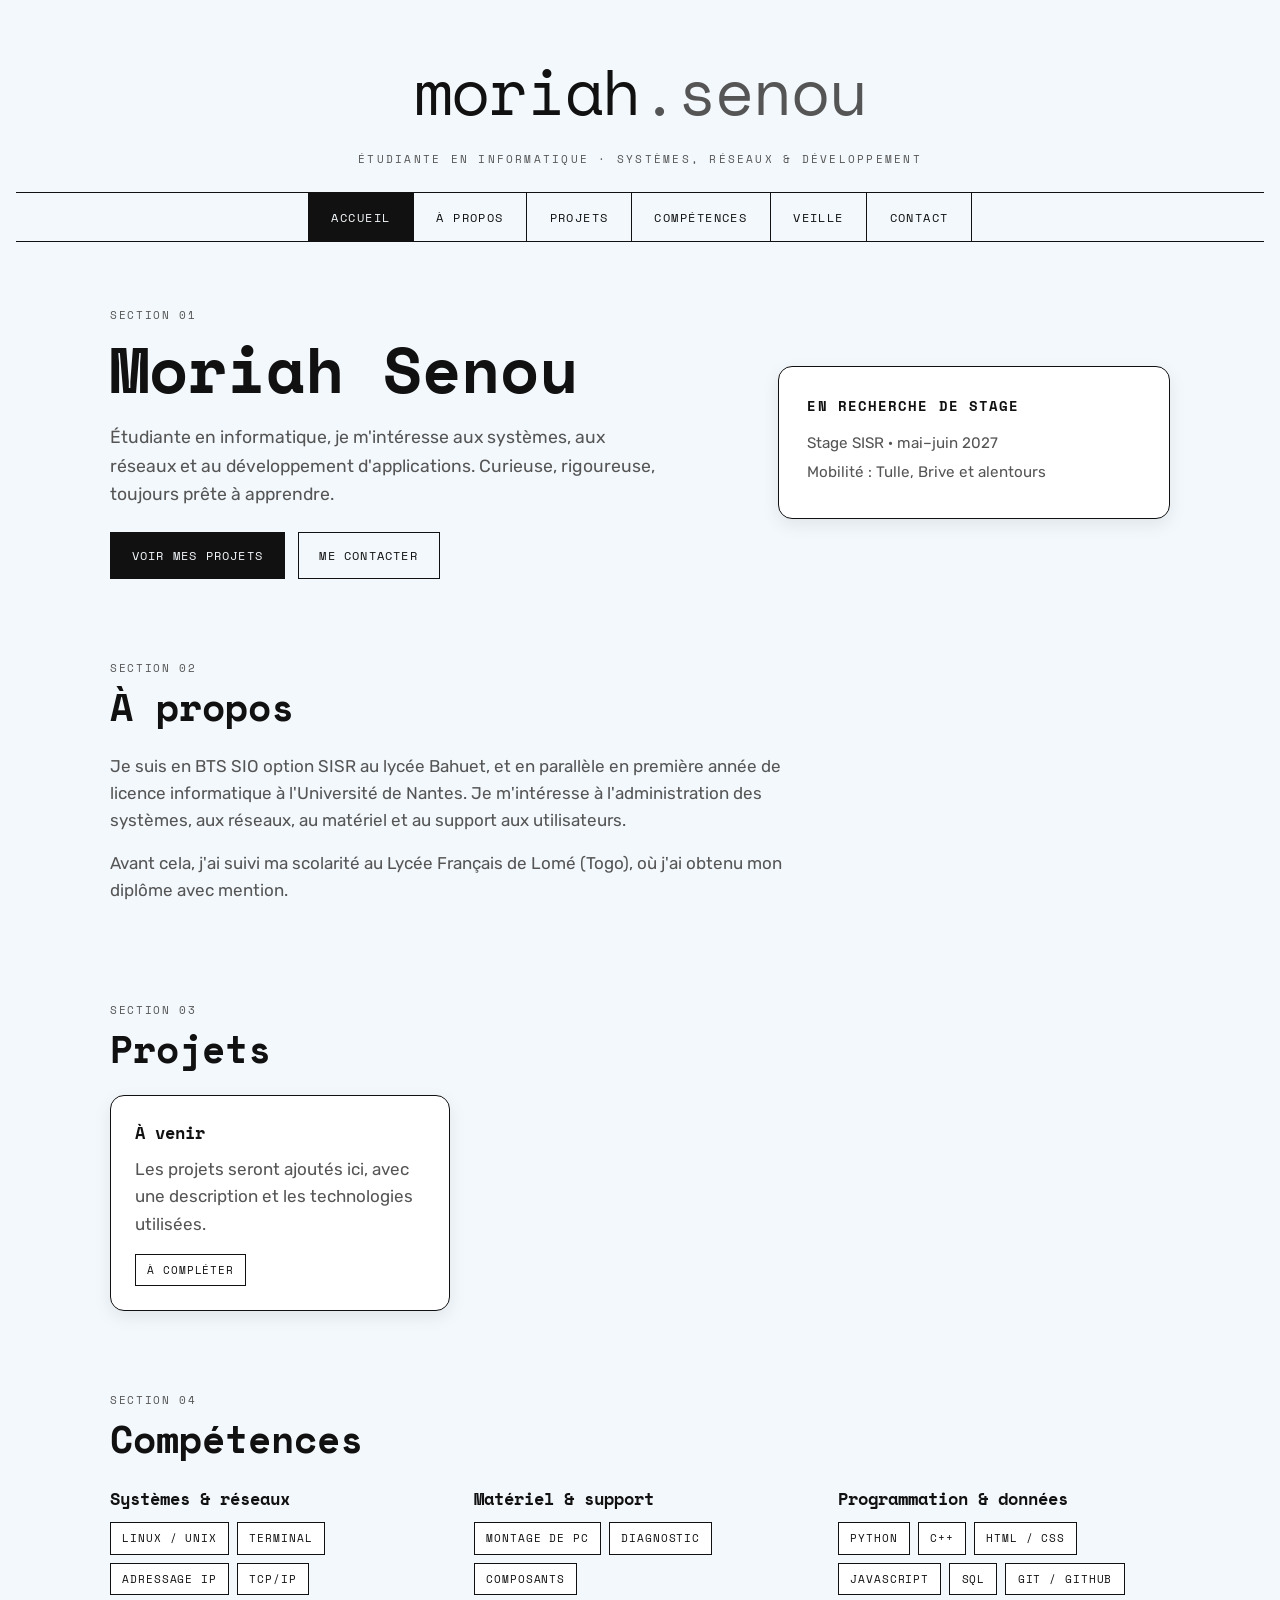
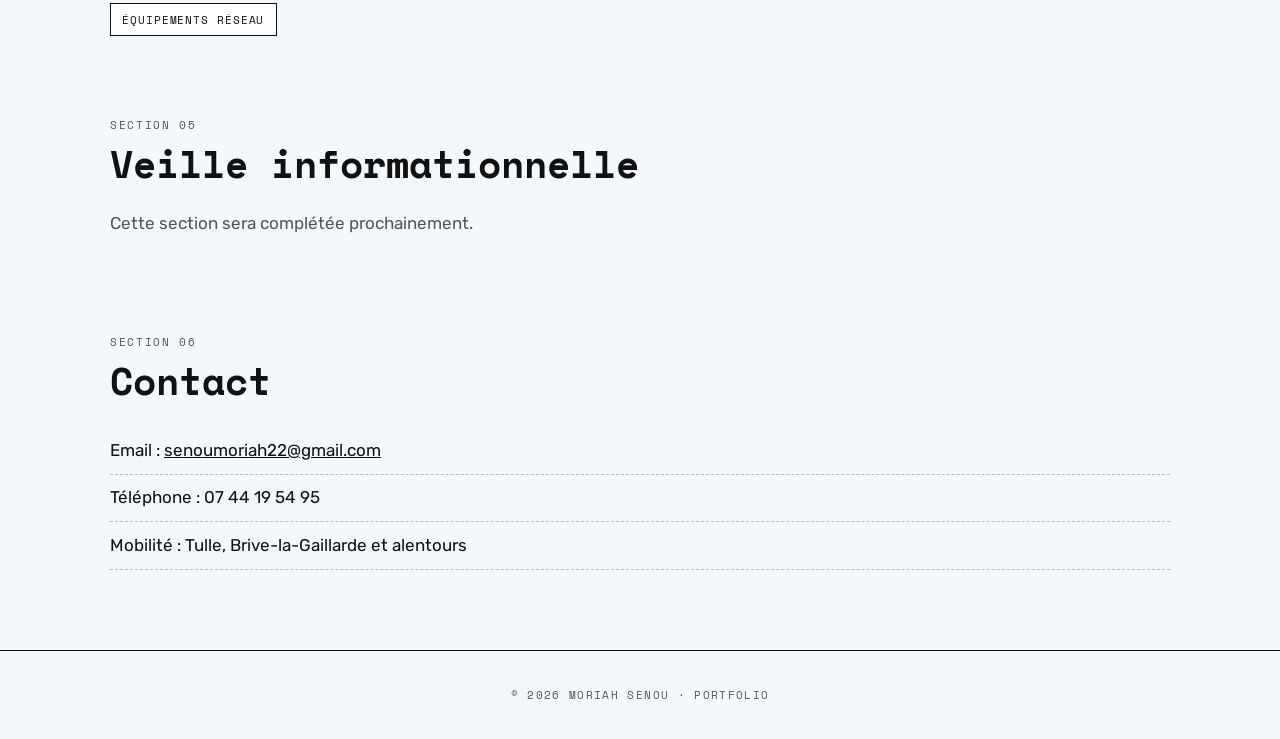
<file: index.html>
<!DOCTYPE html>
<html lang="fr">
<head>
    <meta charset="UTF-8">
    <meta name="viewport" content="width=device-width, initial-scale=1.0">
    <title>Moriah Senou — Portfolio</title>
    <link rel="preconnect" href="https://fonts.googleapis.com">
    <link rel="preconnect" href="https://fonts.gstatic.com" crossorigin>
    <link href="https://fonts.googleapis.com/css2?family=Space+Mono:wght@400;700&family=Rubik:wght@400;500;700&display=swap" rel="stylesheet">
    
    <link rel="stylesheet" href="css/style.css">
</head>
<body>

<header class="site-header">
    <p class="logo">moriah<span>.senou</span></p>
    <p class="tagline">Étudiante en informatique · systèmes, réseaux & développement</p>
    <nav class="menu">
        <a href="#accueil" class="active">Accueil</a>
        <a href="#apropos">À propos</a>
        <a href="#projets">Projets</a>
        <a href="#competences">Compétences</a>
        <a href="#veille">Veille</a>
        <a href="#contact">Contact</a>
    </nav>
</header>

<main>

    <section id="accueil" class="hero">
        <div class="hero-texte">
            <p class="eyebrow">SECTION 01</p>
            <h1>Moriah Senou</h1>
            <p class="accroche">
                Étudiante en informatique, je m'intéresse aux systèmes, aux réseaux
                et au développement d'applications. Curieuse, rigoureuse, toujours
                prête à apprendre.
            </p>
            <div class="boutons">
                <a href="#projets" class="btn btn-plein">Voir mes projets</a>
                <a href="#contact" class="btn">Me contacter</a>
            </div>
        </div>
        <div class="hero-carte">
            <p class="carte-titre">en recherche de stage</p>
            <p class="carte-texte">Stage SISR · mai–juin 2027</p>
            <p class="carte-texte">Mobilité : Tulle, Brive et alentours</p>
        </div>
    </section>

    <section id="apropos" class="section">
        <p class="eyebrow">SECTION 02</p>
        <h2>À propos</h2>
        <p class="texte">
            Je suis en BTS SIO option SISR au lycée Bahuet, et en parallèle en
            première année de licence informatique à l'Université de Nantes.
            Je m'intéresse à l'administration des systèmes, aux réseaux, au
            matériel et au support aux utilisateurs.
        </p>
        <p class="texte">
            Avant cela, j'ai suivi ma scolarité au Lycée Français de Lomé (Togo),
            où j'ai obtenu mon diplôme avec mention.
        </p>
    </section>

    <section id="projets" class="section">
        <p class="eyebrow">SECTION 03</p>
        <h2>Projets</h2>
        <div class="grille">
            <article class="carte">
                <h3>À venir</h3>
                <p class="texte">Les projets seront ajoutés ici, avec une description et les technologies utilisées.</p>
                <div class="tags">
                    <span class="tag">à compléter</span>
                </div>
            </article>
        </div>
    </section>

    <section id="competences" class="section">
        <p class="eyebrow">SECTION 04</p>
        <h2>Compétences</h2>
        <div class="competences">
            <div>
                <h3>Systèmes & réseaux</h3>
                <div class="tags">
                    <span class="tag">Linux / Unix</span>
                    <span class="tag">Terminal</span>
                    <span class="tag">Adressage IP</span>
                    <span class="tag">TCP/IP</span>
                    <span class="tag">Équipements réseau</span>
                </div>
            </div>
            <div>
                <h3>Matériel & support</h3>
                <div class="tags">
                    <span class="tag">Montage de PC</span>
                    <span class="tag">Diagnostic</span>
                    <span class="tag">Composants</span>
                </div>
            </div>
            <div>
                <h3>Programmation & données</h3>
                <div class="tags">
                    <span class="tag">Python</span>
                    <span class="tag">C++</span>
                    <span class="tag">HTML / CSS</span>
                    <span class="tag">JavaScript</span>
                    <span class="tag">SQL</span>
                    <span class="tag">Git / GitHub</span>
                </div>
            </div>
        </div>
    </section>

    <section id="veille" class="section">
        <p class="eyebrow">SECTION 05</p>
        <h2>Veille informationnelle</h2>
        <p class="texte">Cette section sera complétée prochainement.</p>
    </section>

    <section id="contact" class="section">
        <p class="eyebrow">SECTION 06</p>
        <h2>Contact</h2>
        <ul class="contact-liste">
            <li>Email : <a href="mailto:senoumoriah22@gmail.com">senoumoriah22@gmail.com</a></li>
            <li>Téléphone : 07 44 19 54 95</li>
            <li>Mobilité : Tulle, Brive-la-Gaillarde et alentours</li>
        </ul>
    </section>

</main>

<footer class="site-footer">
    <p>© 2026 Moriah Senou · Portfolio</p>
</footer>

</body>
</html>
</file>
<file: css/style.css>
/* Palette : fond bleu très pâle, noir, bordures fines */
:root {
    --fond: #f3f8fc;
    --noir: #111;
    --gris: #555;
    --bord: #111;
    --ombre: 0 6px 18px rgba(0, 0, 0, 0.08);
    --titre: 'Space Mono', monospace;
    --texte: 'Rubik', sans-serif;
}

* {
    box-sizing: border-box;
}

body {
    margin: 0;
    background: var(--fond);
    color: var(--noir);
    font-family: var(--texte);
    font-size: 17px;
    line-height: 1.6;
}

a {
    color: inherit;
}

/* En-tête */
.site-header {
    text-align: center;
    padding: 2.5rem 1rem 0;
}

.logo {
    font-family: var(--titre);
    font-size: clamp(2.2rem, 6vw, 4rem);
    margin: 0;
    letter-spacing: -0.02em;
}

.logo span {
    color: var(--gris);
}

.tagline {
    font-family: var(--titre);
    font-size: 0.7rem;
    letter-spacing: 0.2em;
    text-transform: uppercase;
    color: var(--gris);
    margin: 0.5rem 0 1.5rem;
}

/* Menu en cases fines */
.menu {
    display: flex;
    justify-content: center;
    flex-wrap: wrap;
    border-top: 1px solid var(--bord);
    border-bottom: 1px solid var(--bord);
}

.menu a {
    font-family: var(--titre);
    font-size: 0.75rem;
    letter-spacing: 0.12em;
    text-transform: uppercase;
    text-decoration: none;
    padding: 0.9rem 1.4rem;
    border-left: 1px solid var(--bord);
}

.menu a:last-child {
    border-right: 1px solid var(--bord);
}

.menu a:hover,
.menu a.active {
    background: var(--noir);
    color: var(--fond);
}

/* Contenu */
main {
    max-width: 1100px;
    margin: 0 auto;
    padding: 0 1.25rem;
}

.section {
    padding: 4rem 0 1rem;
}

.eyebrow {
    font-family: var(--titre);
    font-size: 0.7rem;
    letter-spacing: 0.15em;
    text-transform: uppercase;
    color: var(--gris);
    margin: 0 0 0.5rem;
}

h1,
h2 {
    font-family: var(--titre);
    font-weight: 700;
    line-height: 1.15;
}

h1 {
    font-size: clamp(2.4rem, 6vw, 4rem);
    margin: 0.2rem 0 1rem;
}

h2 {
    font-size: clamp(1.7rem, 4vw, 2.4rem);
    margin: 0 0 1.5rem;
}

h3 {
    font-family: var(--titre);
    font-size: 1.05rem;
    margin: 0 0 0.6rem;
}

.texte {
    max-width: 680px;
    color: var(--gris);
    margin: 0 0 1rem;
}

/* Hero */
.hero {
    display: grid;
    grid-template-columns: 1.6fr 1fr;
    gap: 2.5rem;
    align-items: center;
    padding: 4rem 0 1rem;
}

.accroche {
    max-width: 560px;
    color: var(--gris);
    font-size: 1.1rem;
}

.boutons {
    display: flex;
    gap: 0.8rem;
    flex-wrap: wrap;
    margin-top: 1.5rem;
}

.btn {
    font-family: var(--titre);
    font-size: 0.75rem;
    letter-spacing: 0.1em;
    text-transform: uppercase;
    text-decoration: none;
    padding: 0.8rem 1.3rem;
    border: 1px solid var(--bord);
    background: transparent;
    color: var(--noir);
}

.btn-plein {
    background: var(--noir);
    color: var(--fond);
}

.btn:hover {
    background: var(--noir);
    color: var(--fond);
}

.hero-carte {
    background: #fff;
    border: 1px solid var(--bord);
    border-radius: 14px;
    padding: 1.8rem;
    box-shadow: var(--ombre);
}

.carte-titre {
    font-family: var(--titre);
    font-weight: 700;
    text-transform: uppercase;
    font-size: 0.85rem;
    letter-spacing: 0.08em;
    margin: 0 0 0.8rem;
}

.carte-texte {
    margin: 0.3rem 0;
    color: var(--gris);
    font-size: 0.95rem;
}

/* Cartes et grille */
.grille {
    display: grid;
    grid-template-columns: repeat(auto-fill, minmax(260px, 1fr));
    gap: 1.25rem;
}

.carte {
    background: #fff;
    border: 1px solid var(--bord);
    border-radius: 14px;
    padding: 1.5rem;
    box-shadow: var(--ombre);
}

/* Compétences */
.competences {
    display: grid;
    grid-template-columns: repeat(auto-fit, minmax(260px, 1fr));
    gap: 2rem;
}

/* Tags en cases */
.tags {
    display: flex;
    flex-wrap: wrap;
    gap: 0.5rem;
}

.tag {
    font-family: var(--titre);
    font-size: 0.7rem;
    letter-spacing: 0.08em;
    text-transform: uppercase;
    padding: 0.4rem 0.7rem;
    border: 1px solid var(--bord);
    background: #fff;
}

/* Contact */
.contact-liste {
    list-style: none;
    padding: 0;
    margin: 0;
}

.contact-liste li {
    padding: 0.6rem 0;
    border-bottom: 1px dashed #bbb;
}

/* Pied de page */
.site-footer {
    margin-top: 4rem;
    border-top: 1px solid var(--bord);
    text-align: center;
    font-family: var(--titre);
    font-size: 0.7rem;
    letter-spacing: 0.12em;
    text-transform: uppercase;
    color: var(--gris);
    padding: 1.5rem 1rem;
}

/* Mobile */
@media (max-width: 760px) {
    .hero {
        grid-template-columns: 1fr;
    }

    .menu a {
        padding: 0.7rem 0.9rem;
        font-size: 0.65rem;
    }
}
</file>
